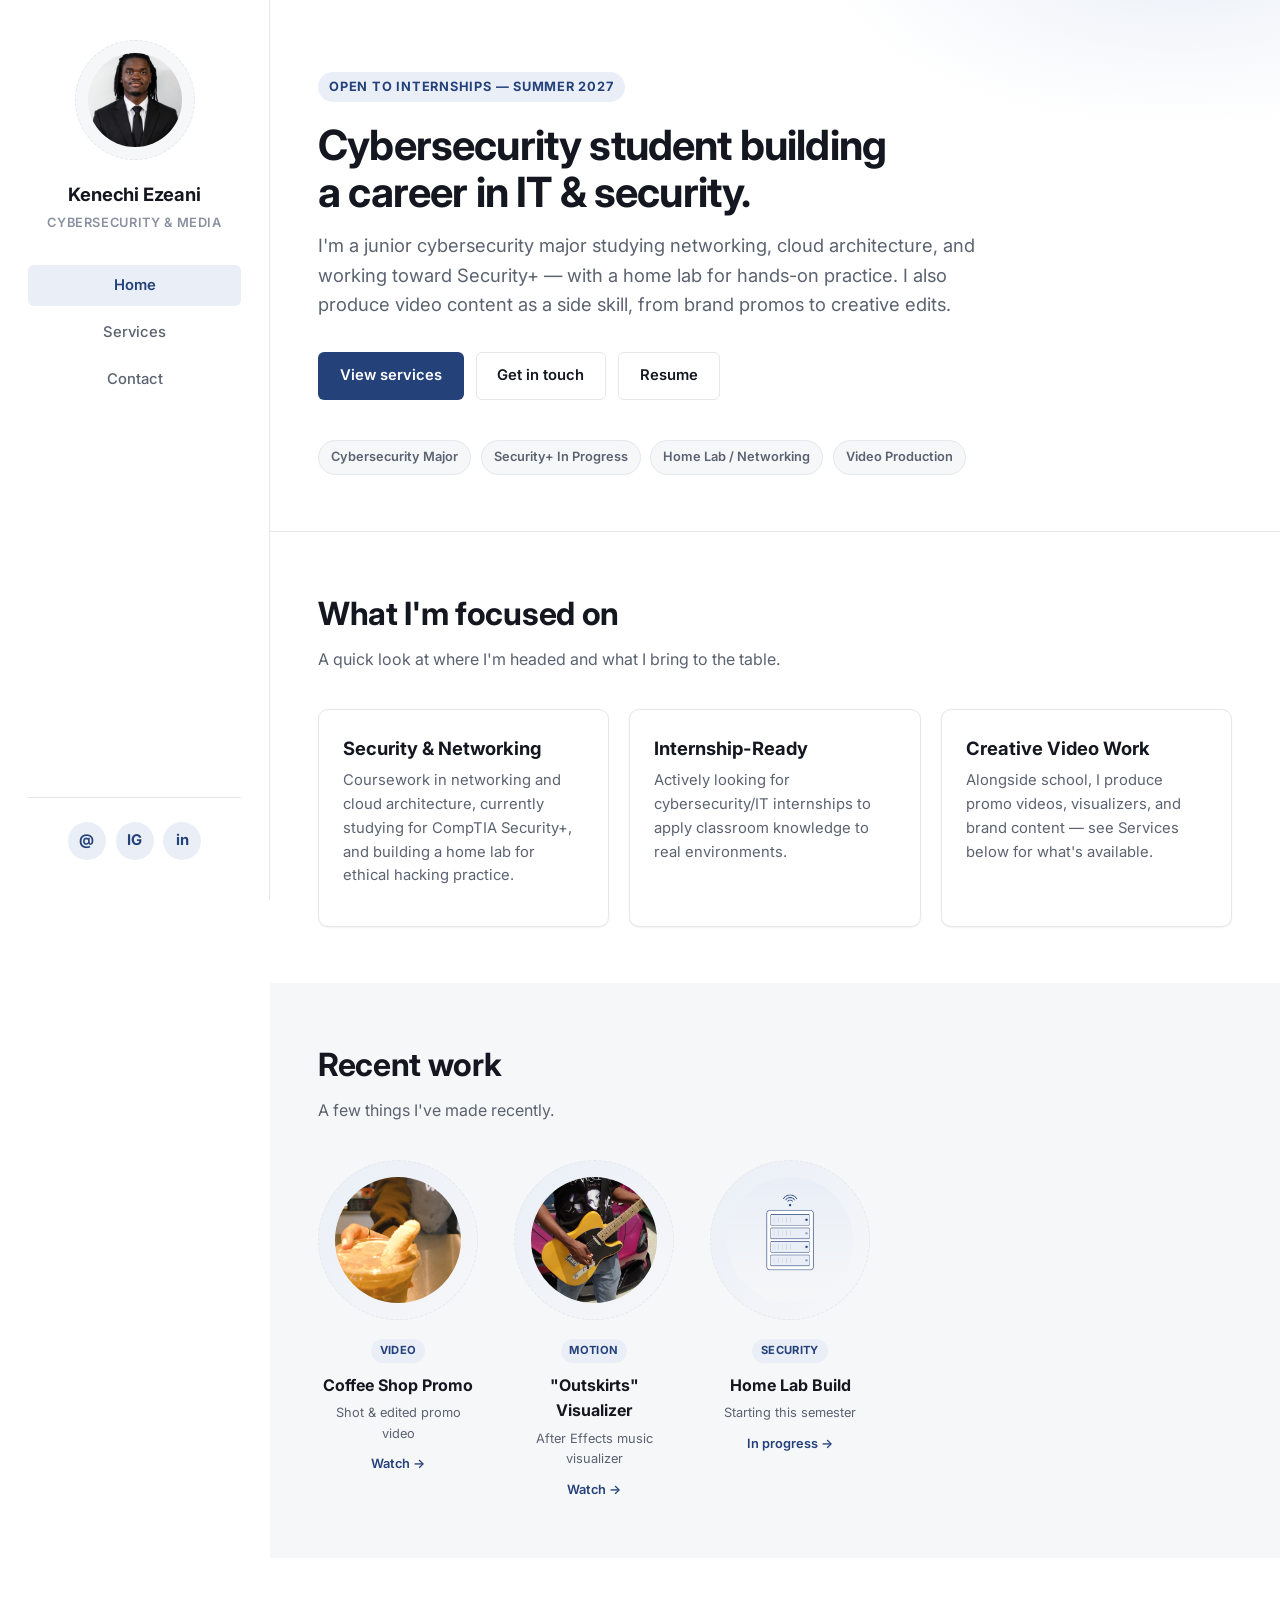
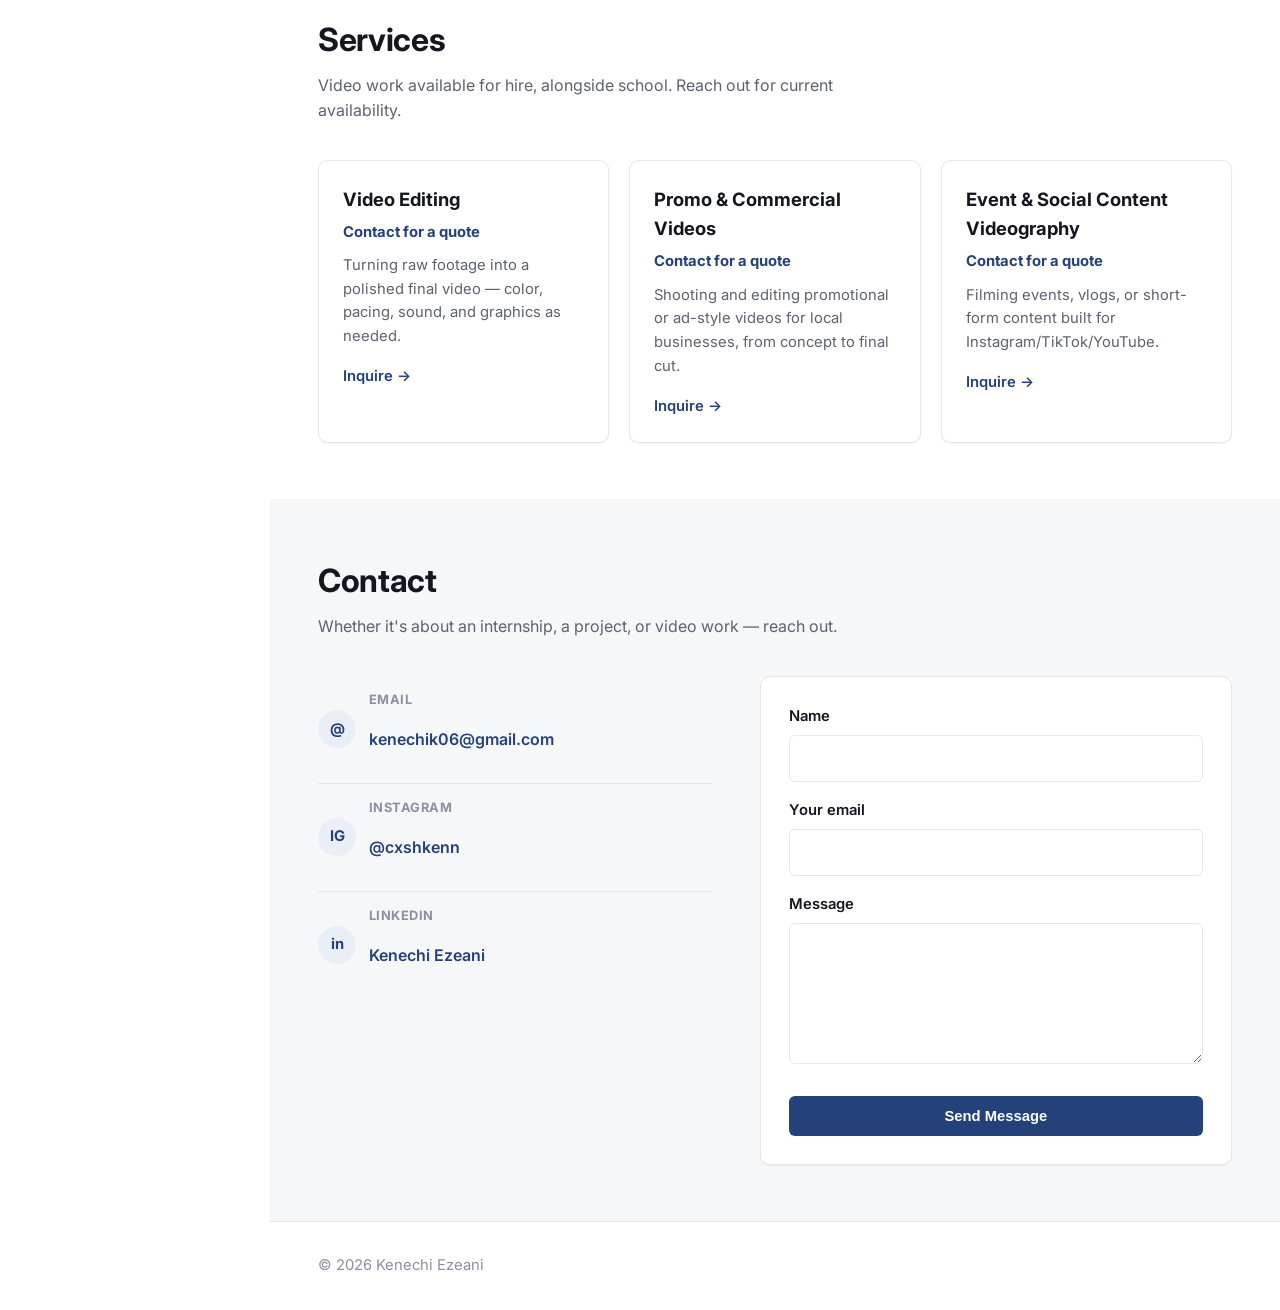
<file: index.html>
<!DOCTYPE html>
<html lang="en">
<head>
<meta charset="UTF-8">
<meta name="viewport" content="width=device-width, initial-scale=1.0">
<title>Kenechi Ezeani — Cybersecurity Student &amp; Visual Storyteller</title>
<meta name="description" content="Portfolio of Kenechi Ezeani — cybersecurity student pursuing Security+ and IT internships, with video production work on the side.">
<link rel="preconnect" href="https://fonts.googleapis.com">
<link rel="preconnect" href="https://fonts.gstatic.com" crossorigin>
<link href="https://fonts.googleapis.com/css2?family=Inter:wght@400;500;600;700;800&display=swap" rel="stylesheet">
<link rel="stylesheet" href="style.css">
</head>
<body>

<div class="page">

  <aside class="sidebar">
    <div class="avatar-circle"><img src="headshot.jpg" alt="Kenechi Ezeani"></div>
    <h1 class="side-name">Kenechi Ezeani</h1>
    <p class="side-tagline">Cybersecurity &amp; Media</p>
    <nav class="side-nav">
      <a href="#home" class="active">Home</a>
      <a href="#services">Services</a>
      <a href="#contact">Contact</a>
    </nav>
    <div class="side-social">
      <a href="mailto:kenechik06@gmail.com" title="Email">@</a>
      <a href="https://www.instagram.com/cxshkenn/" title="Instagram" target="_blank" rel="noopener">IG</a>
      <a href="https://www.linkedin.com/in/kenechi-ezeani-b2597a3a8/" title="LinkedIn" target="_blank" rel="noopener">in</a>
    </div>
  </aside>

  <main class="content">

    <section id="home" class="hero">
      <span class="eyebrow">Open to internships — Summer 2027</span>
      <h1>Cybersecurity student building a career in IT &amp; security.</h1>
      <p class="lede">
        I'm a junior cybersecurity major studying networking, cloud architecture, and
        working toward Security+ — with a home lab for hands-on practice. I also produce
        video content as a side skill, from brand promos to creative edits.
      </p>
      <div class="cta-row">
        <a class="btn btn-primary" href="#services">View services</a>
        <a class="btn btn-secondary" href="#contact">Get in touch</a>
        <a class="btn btn-secondary" href="resume.pdf" target="_blank" rel="noopener">Resume</a>
      </div>
      <div class="badge-row">
        <span class="badge">Cybersecurity Major</span>
        <span class="badge">Security+ In Progress</span>
        <span class="badge">Home Lab / Networking</span>
        <span class="badge">Video Production</span>
      </div>
    </section>

    <section class="block">
      <div class="section-heading">
        <h2>What I'm focused on</h2>
        <p>A quick look at where I'm headed and what I bring to the table.</p>
      </div>
      <div class="grid">
        <div class="card">
          <h3>Security &amp; Networking</h3>
          <p>Coursework in networking and cloud architecture, currently studying for
          CompTIA Security+, and building a home lab for ethical hacking practice.</p>
        </div>
        <div class="card">
          <h3>Internship-Ready</h3>
          <p>Actively looking for cybersecurity/IT internships to apply classroom
          knowledge to real environments.</p>
        </div>
        <div class="card">
          <h3>Creative Video Work</h3>
          <p>Alongside school, I produce promo videos, visualizers, and brand content —
          see Services below for what's available.</p>
        </div>
      </div>
    </section>

    <section class="block alt">
      <div class="section-heading">
        <h2>Recent work</h2>
        <p>A few things I've made recently.</p>
      </div>
      <div class="bubble-grid">
        <div class="bubble">
          <a href="coffee-promo.mp4" target="_blank" rel="noopener">
            <div class="circle"><img src="coffee-thumb.jpg" alt="Coffee Shop Promo thumbnail"></div>
          </a>
          <span class="tag">Video</span>
          <h3>Coffee Shop Promo</h3>
          <p>Shot &amp; edited promo video</p>
          <a class="card-link" href="coffee-promo.mp4" target="_blank" rel="noopener">Watch →</a>
        </div>
        <div class="bubble">
          <div class="circle"><img src="outskirts-thumb.jpg" alt="Outskirts Visualizer thumbnail"></div>
          <span class="tag">Motion</span>
          <h3>"Outskirts" Visualizer</h3>
          <p>After Effects music visualizer</p>
          <a class="card-link" href="#">Watch →</a>
        </div>
        <div class="bubble">
          <div class="circle"><img src="homelab-thumb.jpg" alt="Home Lab Build placeholder graphic"></div>
          <span class="tag">Security</span>
          <h3>Home Lab Build</h3>
          <p>Starting this semester</p>
          <a class="card-link" href="#">In progress →</a>
        </div>
      </div>
    </section>

    <section id="services" class="block">
      <div class="section-heading">
        <h2>Services</h2>
        <p>Video work available for hire, alongside school. Reach out for current
        availability.</p>
      </div>
      <div class="grid">
        <div class="card service-card">
          <h3>Video Editing</h3>
          <span class="price">Contact for a quote</span>
          <p>Turning raw footage into a polished final video — color, pacing, sound,
          and graphics as needed.</p>
          <a class="card-link" href="#contact">Inquire →</a>
        </div>
        <div class="card service-card">
          <h3>Promo &amp; Commercial Videos</h3>
          <span class="price">Contact for a quote</span>
          <p>Shooting and editing promotional or ad-style videos for local
          businesses, from concept to final cut.</p>
          <a class="card-link" href="#contact">Inquire →</a>
        </div>
        <div class="card service-card">
          <h3>Event &amp; Social Content Videography</h3>
          <span class="price">Contact for a quote</span>
          <p>Filming events, vlogs, or short-form content built for
          Instagram/TikTok/YouTube.</p>
          <a class="card-link" href="#contact">Inquire →</a>
        </div>
      </div>
    </section>

    <section id="contact" class="block alt">
      <div class="section-heading">
        <h2>Contact</h2>
        <p>Whether it's about an internship, a project, or video work — reach out.</p>
      </div>
      <div class="contact-layout">
        <div>
          <div class="contact-method">
            <div class="contact-icon">@</div>
            <div>
              <p class="label">Email</p>
              <p class="value"><a href="mailto:kenechik06@gmail.com">kenechik06@gmail.com</a></p>
            </div>
          </div>
          <div class="contact-method">
            <div class="contact-icon">IG</div>
            <div>
              <p class="label">Instagram</p>
              <p class="value"><a href="https://www.instagram.com/cxshkenn/" target="_blank" rel="noopener">@cxshkenn</a></p>
            </div>
          </div>
          <div class="contact-method">
            <div class="contact-icon">in</div>
            <div>
              <p class="label">LinkedIn</p>
              <p class="value"><a href="https://www.linkedin.com/in/kenechi-ezeani-b2597a3a8/" target="_blank" rel="noopener">Kenechi Ezeani</a></p>
            </div>
          </div>
        </div>

        <!--
          Phase 3 note: replace the form "action" below with your real Formspree
          endpoint once you've created one at formspree.io.
        -->
        <form class="contact-form" action="https://formspree.io/f/REPLACE_WITH_YOUR_FORM_ID" method="POST">
          <label for="name">Name</label>
          <input type="text" id="name" name="name" required>

          <label for="email">Your email</label>
          <input type="email" id="email" name="_replyto" required>

          <label for="message">Message</label>
          <textarea id="message" name="message" rows="5" required></textarea>

          <button class="btn btn-primary" type="submit">Send Message</button>
        </form>
      </div>
    </section>

    <footer class="site-footer">
      <p>&copy; 2026 Kenechi Ezeani</p>
    </footer>

  </main>
</div>

<script src="nav.js"></script>
</body>
</html>
</file>
<file: style.css>
/* ============================================
   Kenechi Ezeani — Portfolio
   Phase 3: Sidebar layout, single page, bubble work grid
   ============================================ */

:root {
  --bg:            #ffffff;
  --bg-alt:        #f6f7f9;
  --bg-card:       #ffffff;
  --border:        #e5e7eb;
  --text:          #14171f;
  --text-muted:    #5b6270;
  --text-faint:    #8a90a0;
  --accent:        #24417a;
  --accent-hover:  #1a3054;
  --accent-soft:   #eaeff7;
  --ring:          rgba(36, 65, 122, 0.35);

  --font-body: "Inter", system-ui, -apple-system, "Segoe UI", Roboto, sans-serif;
  --fs-xs:   0.8rem;
  --fs-sm:   0.925rem;
  --fs-base: 1rem;
  --fs-lg:   1.15rem;
  --fs-xl:   1.5rem;
  --fs-2xl:  2rem;
  --fs-3xl:  2.6rem;

  --sidebar-w: 270px;
  --radius: 10px;
  --radius-sm: 6px;
  --shadow-sm: 0 1px 2px rgba(20, 23, 31, 0.06);
  --shadow-md: 0 6px 20px rgba(20, 23, 31, 0.08);
}

* { box-sizing: border-box; }
html { scroll-behavior: smooth; }

body {
  margin: 0;
  font-family: var(--font-body);
  background: var(--bg);
  color: var(--text);
  font-size: var(--fs-base);
  line-height: 1.6;
  -webkit-font-smoothing: antialiased;
}

img { max-width: 100%; display: block; }
a { color: var(--accent); text-decoration: none; }
a:hover { color: var(--accent-hover); }

/* ---------- Page layout: sidebar + content ---------- */

.page {
  display: flex;
  align-items: flex-start;
  min-height: 100vh;
}

.sidebar {
  width: var(--sidebar-w);
  flex-shrink: 0;
  height: 100vh;
  position: sticky;
  top: 0;
  border-right: 1px solid var(--border);
  padding: 2.5rem 1.75rem;
  display: flex;
  flex-direction: column;
  align-items: center;
  text-align: center;
}

.avatar-circle {
  width: 120px;
  height: 120px;
  border-radius: 50%;
  background: var(--bg-alt);
  border: 1px dashed var(--border);
  display: flex;
  align-items: center;
  justify-content: center;
  color: var(--text-faint);
  font-size: 0.7rem;
  font-weight: 600;
  text-align: center;
  padding: 0.75rem;
  margin-bottom: 1.25rem;
  overflow: hidden;
}
.avatar-circle img { width: 100%; height: 100%; object-fit: cover; border-radius: 50%; }

.side-name {
  font-size: 1.15rem;
  font-weight: 700;
  margin: 0 0 0.2rem;
  letter-spacing: -0.01em;
}

.side-tagline {
  font-size: var(--fs-xs);
  color: var(--text-faint);
  text-transform: uppercase;
  letter-spacing: 0.05em;
  font-weight: 600;
  margin: 0 0 2rem;
}

.side-nav {
  display: flex;
  flex-direction: column;
  gap: 0.35rem;
  width: 100%;
  margin-bottom: auto;
}

.side-nav a {
  color: var(--text-muted);
  font-weight: 500;
  font-size: var(--fs-sm);
  padding: 0.55rem 0.9rem;
  border-radius: var(--radius-sm);
}
.side-nav a:hover { color: var(--text); background: var(--bg-alt); }
.side-nav a.active { color: var(--accent); background: var(--accent-soft); font-weight: 600; }

.side-social {
  display: flex;
  gap: 0.6rem;
  margin-top: 2rem;
  padding-top: 1.5rem;
  border-top: 1px solid var(--border);
  width: 100%;
  justify-content: center;
}

.side-social a {
  width: 38px;
  height: 38px;
  border-radius: 50%;
  background: var(--accent-soft);
  color: var(--accent);
  display: flex;
  align-items: center;
  justify-content: center;
  font-weight: 700;
  font-size: var(--fs-sm);
}
.side-social a:hover { background: var(--accent); color: #fff; }

.content {
  flex: 1;
  min-width: 0;
}

@media (max-width: 860px) {
  .page { flex-direction: column; }
  .sidebar {
    width: 100%;
    height: auto;
    position: relative;
    top: auto;
    flex-direction: row;
    flex-wrap: wrap;
    justify-content: center;
    padding: 1.5rem 1.25rem;
    text-align: left;
    gap: 0 1rem;
  }
  .avatar-circle { width: 56px; height: 56px; margin-bottom: 0; font-size: 0.55rem; }
  .side-name, .side-tagline { text-align: left; }
  .side-tagline { margin-bottom: 0; }
  .side-nav {
    width: 100%;
    flex-direction: row;
    justify-content: center;
    margin: 1rem 0 0;
  }
  .side-social { margin-top: 1rem; padding-top: 1rem; width: 100%; }
}

/* ---------- Buttons ---------- */

.btn {
  display: inline-flex;
  align-items: center;
  gap: 0.4rem;
  padding: 0.7rem 1.3rem;
  border-radius: var(--radius-sm);
  font-size: var(--fs-sm);
  font-weight: 600;
  border: 1px solid transparent;
  cursor: pointer;
  transition: background 0.15s ease, color 0.15s ease, border-color 0.15s ease;
}
.btn-primary { background: var(--accent); color: #fff; }
.btn-primary:hover { background: var(--accent-hover); color: #fff; }
.btn-secondary { background: transparent; color: var(--text); border-color: var(--border); }
.btn-secondary:hover { border-color: var(--accent); color: var(--accent); }

/* ---------- Hero ---------- */

.hero {
  padding: 4.5rem 3rem 3.5rem;
  border-bottom: 1px solid var(--border);
  background: radial-gradient(600px 300px at 90% -10%, var(--accent-soft), transparent 60%);
  scroll-margin-top: 1rem;
}

.eyebrow {
  display: inline-block;
  font-size: var(--fs-xs);
  font-weight: 700;
  letter-spacing: 0.06em;
  text-transform: uppercase;
  color: var(--accent);
  background: var(--accent-soft);
  padding: 0.3rem 0.7rem;
  border-radius: 999px;
  margin-bottom: 1.25rem;
}

.hero h1 {
  font-size: var(--fs-3xl);
  line-height: 1.14;
  letter-spacing: -0.02em;
  margin: 0 0 0.9rem;
  max-width: 22ch;
}

.hero .lede {
  font-size: var(--fs-lg);
  color: var(--text-muted);
  max-width: 55ch;
  margin: 0 0 2rem;
}

.hero .cta-row { display: flex; gap: 0.75rem; flex-wrap: wrap; margin-bottom: 2.5rem; }

.badge-row { display: flex; gap: 0.6rem; flex-wrap: wrap; }
.badge {
  font-size: var(--fs-xs);
  font-weight: 600;
  color: var(--text-muted);
  background: var(--bg-alt);
  border: 1px solid var(--border);
  padding: 0.4rem 0.75rem;
  border-radius: 999px;
}

/* ---------- Section shell ---------- */

section.block { padding: 3.5rem 3rem; scroll-margin-top: 1rem; }
section.block.alt { background: var(--bg-alt); }

@media (max-width: 600px) {
  .hero { padding: 3rem 1.25rem 2.5rem; }
  section.block { padding: 2.5rem 1.25rem; }
}

.section-heading { margin-bottom: 2.25rem; }
.section-heading h2 { font-size: var(--fs-2xl); letter-spacing: -0.01em; margin: 0 0 0.5rem; }
.section-heading p { color: var(--text-muted); margin: 0; max-width: 60ch; }

/* ---------- Focus cards ---------- */

.grid {
  display: grid;
  gap: 1.25rem;
  grid-template-columns: repeat(auto-fit, minmax(240px, 1fr));
}

.card {
  background: var(--bg-card);
  border: 1px solid var(--border);
  border-radius: var(--radius);
  padding: 1.5rem;
  box-shadow: var(--shadow-sm);
  transition: box-shadow 0.15s ease, transform 0.15s ease;
}
.card:hover { box-shadow: var(--shadow-md); transform: translateY(-2px); }
.card h3 { margin: 0 0 0.4rem; font-size: var(--fs-lg); }
.card p { margin: 0 0 0.9rem; color: var(--text-muted); font-size: var(--fs-sm); }
.card .card-link { font-size: var(--fs-sm); font-weight: 600; }

.tag {
  display: inline-block;
  font-size: 0.7rem;
  font-weight: 700;
  text-transform: uppercase;
  letter-spacing: 0.03em;
  color: var(--accent);
  background: var(--accent-soft);
  padding: 0.2rem 0.55rem;
  border-radius: 999px;
  margin-bottom: 0.6rem;
}

/* ---------- Recent work: bubbles ---------- */

.bubble-grid {
  display: flex;
  flex-wrap: wrap;
  gap: 2.25rem;
  justify-content: flex-start;
}

.bubble { width: 160px; text-align: center; }

.bubble .circle {
  width: 160px;
  height: 160px;
  border-radius: 50%;
  background: linear-gradient(135deg, var(--accent-soft), var(--bg-alt));
  border: 1px dashed var(--border);
  display: flex;
  align-items: center;
  justify-content: center;
  color: var(--text-faint);
  font-size: var(--fs-xs);
  font-weight: 600;
  text-align: center;
  padding: 1rem;
  margin: 0 auto 1rem;
  overflow: hidden;
  transition: box-shadow 0.15s ease, transform 0.15s ease;
}
.bubble:hover .circle { box-shadow: var(--shadow-md); transform: translateY(-3px); }
.bubble .circle img { width: 100%; height: 100%; object-fit: cover; border-radius: 50%; }

.bubble h3 { font-size: var(--fs-base); margin: 0 0 0.3rem; }
.bubble p { font-size: var(--fs-xs); color: var(--text-muted); margin: 0 0 0.4rem; }
.bubble a.card-link { font-size: var(--fs-xs); font-weight: 600; }

/* ---------- Services ---------- */

.service-card .price {
  font-size: var(--fs-sm);
  font-weight: 700;
  color: var(--accent);
  margin-bottom: 0.6rem;
  display: block;
}

/* ---------- Contact ---------- */

.contact-layout { display: grid; grid-template-columns: 1fr 1.2fr; gap: 3rem; }
@media (max-width: 780px) { .contact-layout { grid-template-columns: 1fr; } }

.contact-method {
  display: flex;
  align-items: center;
  gap: 0.8rem;
  padding: 0.9rem 0;
  border-bottom: 1px solid var(--border);
}
.contact-method:last-child { border-bottom: none; }

.contact-icon {
  width: 38px; height: 38px; border-radius: 999px;
  background: var(--accent-soft); color: var(--accent);
  display: flex; align-items: center; justify-content: center;
  font-weight: 700; font-size: var(--fs-sm); flex-shrink: 0;
}

.contact-method .label {
  font-size: var(--fs-xs); color: var(--text-faint);
  text-transform: uppercase; letter-spacing: 0.04em; font-weight: 700; margin: 0 0 0.1rem;
}
.contact-method .value { font-weight: 600; }

form.contact-form {
  background: var(--bg-card);
  border: 1px solid var(--border);
  border-radius: var(--radius);
  padding: 1.75rem;
  box-shadow: var(--shadow-sm);
}
form.contact-form label { display: block; font-size: var(--fs-sm); font-weight: 600; margin-top: 1.1rem; }
form.contact-form label:first-child { margin-top: 0; }
form.contact-form input,
form.contact-form textarea {
  width: 100%; padding: 0.65rem 0.8rem; margin-top: 0.4rem;
  border: 1px solid var(--border); border-radius: var(--radius-sm);
  font: inherit; font-size: var(--fs-sm); background: var(--bg); color: var(--text);
}
form.contact-form input:focus,
form.contact-form textarea:focus {
  outline: none; border-color: var(--accent); box-shadow: 0 0 0 3px var(--ring);
}
form.contact-form button { margin-top: 1.5rem; width: 100%; justify-content: center; }

/* ---------- Footer ---------- */

footer.site-footer {
  border-top: 1px solid var(--border);
  padding: 2rem 3rem;
}
footer.site-footer p { margin: 0; color: var(--text-faint); font-size: var(--fs-sm); }
@media (max-width: 600px) { footer.site-footer { padding: 1.5rem 1.25rem; } }
</file>
